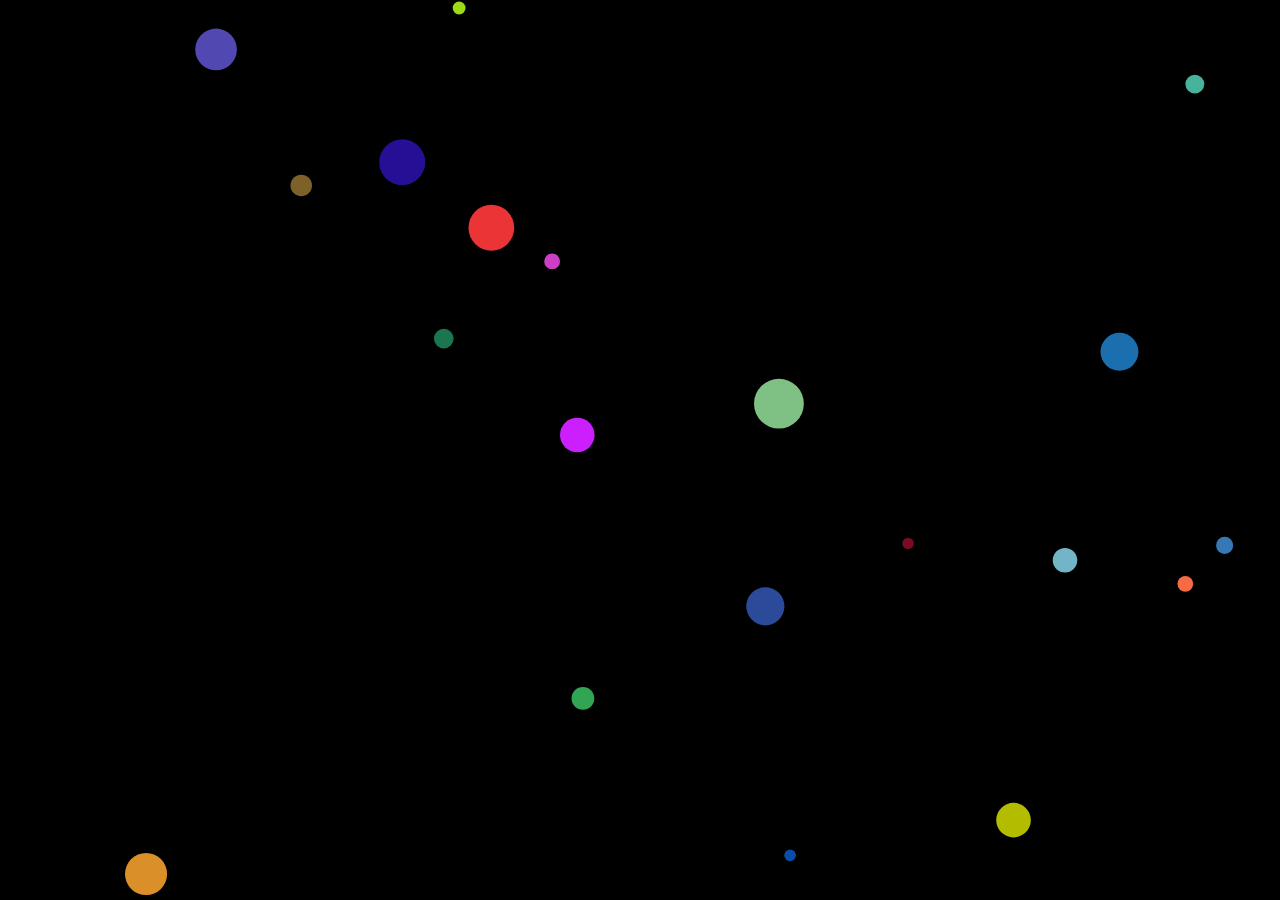
<file: billiard/index.html>
<!DOCTYPE html>
<html lang="en">
<head>
    <meta charset="UTF-8">
    <meta name="viewport" content="width=device-width, initial-scale=1.0">
    <title>Bouncing Balls</title>
    <link rel="stylesheet" href="styles.css">
</head>
<body>
    <canvas id="ballCanvas"></canvas>
    <script src="script.js"></script>
</body>
</html>
</file>
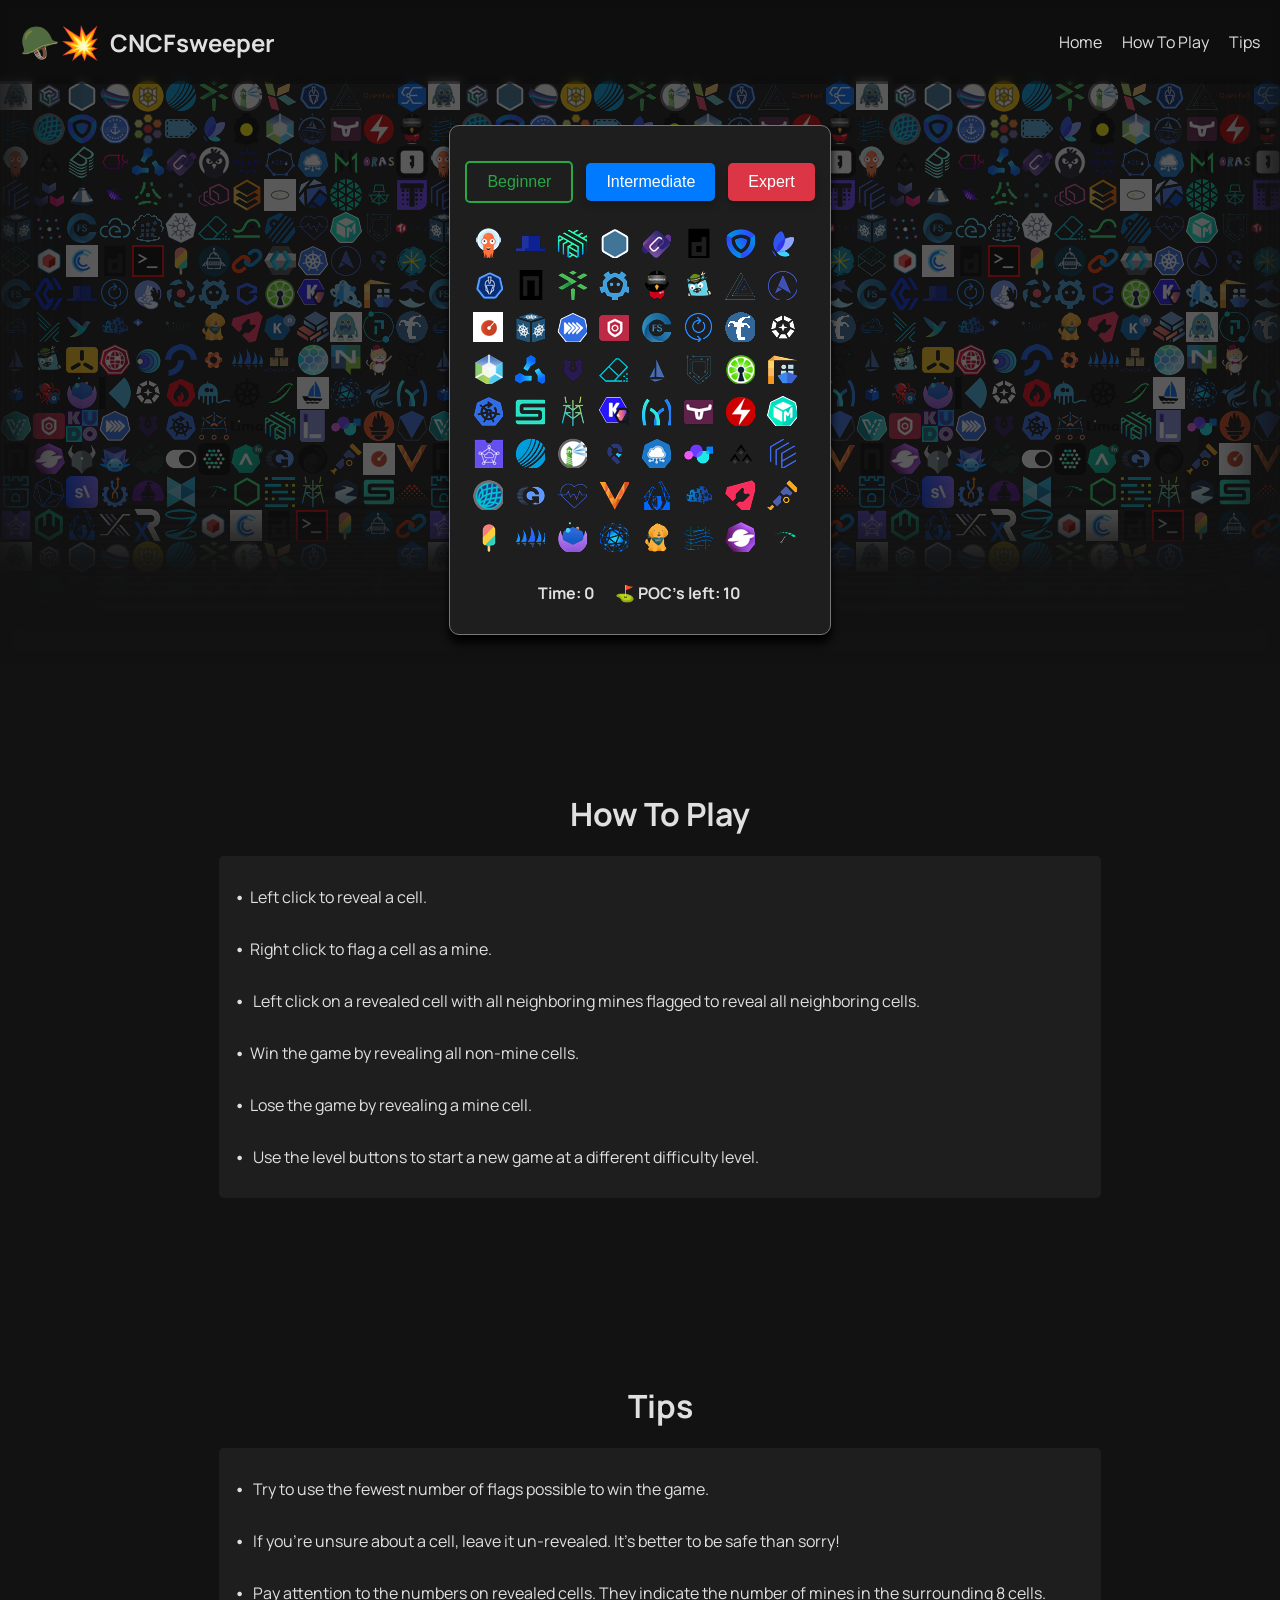
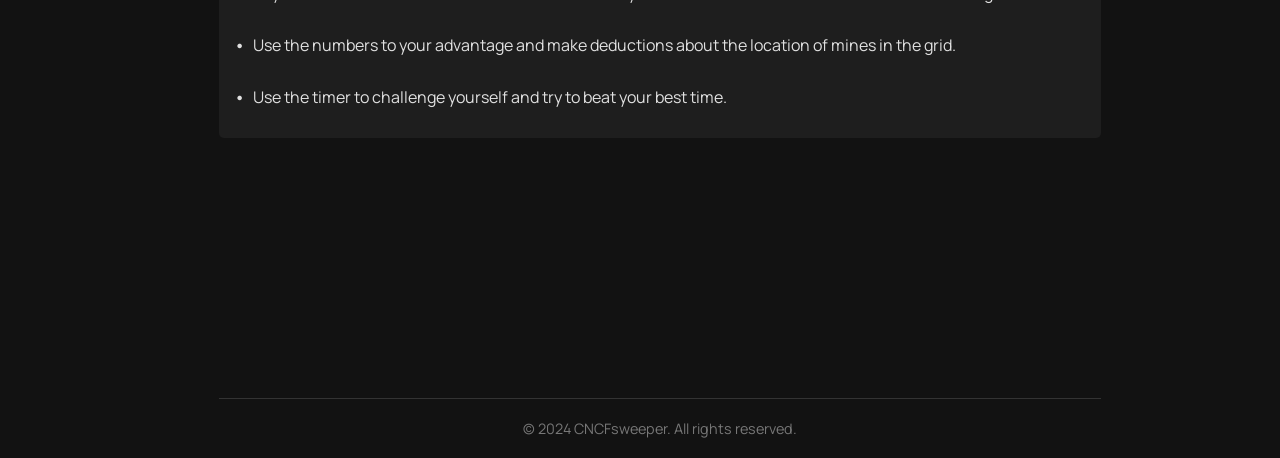
<file: minesweeper/index.html>
<!DOCTYPE html>
<html lang="en">
  <head>
    <meta charset="UTF-8" />
    <meta name="viewport" content="width=device-width, initial-scale=1.0" />
    <title>CNCFsweeper</title>
    <meta name="author" content="" />
    <meta
      name="viewport"
      content="user-scalable=no, width=device-width, initial-scale=1, maximum-scale=1, interactive-widget=resizes-content"
    />
    <meta name="mobile-web-app-capable" content="yes" />
    <meta name="color-scheme" content="light" />
    <!-- <link rel="manifest" href="/manifest.json" /> -->
    <!-- <link rel="icon" type="image/png" href="favicon.png" /> -->
    <link rel="stylesheet" href="index.css" />

    <!-- Open Graph Meta Tags -->
    <meta property="og:url" content="https://cncfsweeper.netlify.app" />
    <meta property="og:type" content="game" />
    <meta property="og:title" content="CNCFsweeper" />
    <meta
      property="og:description"
      content="Adopt cloud infrastructure and tool providers while avoiding costly mishaps! Challenge your skills in this unique tech-themed clicker!"
    />
    <meta
      property="og:image"
      content="https://cncfsweeper.netlify.app/screenshot.png"
    />
    <meta property="og:image:width" content="1920" />
    <meta property="og:image:height" content="885" />
    <meta
      property="og:image:alt"
      content="Preview image of CNCFsweeper gameplay."
    />

    <!-- Twitter Meta Tags -->
    <meta name="twitter:card" content="summary_large_image" />
    <meta property="twitter:domain" content="teedee.us" />
    <meta property="twitter:url" content="https://cncfsweeper.netlify.app" />
    <meta
      name="twitter:image"
      content="https://cncfsweeper.netlify.app/screenshot.png"
    />

    <!-- styles -->
    <link rel="stylesheet" href="index.css" />
    <link rel="stylesheet" href="icons.css" />
  </head>
  <body>
    <header>
      <div class="container">
        <div class="header-left">
          <!-- <svg
            xmlns="http://www.w3.org/2000/svg"
            viewBox="0 0 24 24"
            fill="none"
            stroke="currentColor"
            stroke-width="2"
            stroke-linecap="round"
            stroke-linejoin="round"
            class="feather feather-star"
          >
            <polygon
              points="12 2 15.09 8.26 22 9.27 17 14.14 18.18 21.02 12 17.77 5.82 21.02 7 14.14 2 9.27 8.91 8.26 12 2"
            ></polygon>
          </svg> -->
          <div class="logo">🪖💥</div>
          <h1>CNCFsweeper</h1>
        </div>
        <div class="hamburger" onclick="toggleMenu()">
          <div></div>
          <div></div>
          <div></div>
        </div>
        <nav id="nav-menu">
          <a href="#">Home</a>
          <a href="#howToPlay">How To Play</a>
          <a href="#tips">Tips</a>
          <!-- <a href="#section4">Contact</a> -->
        </nav>
      </div>
    </header>

    <div id="section1" class="">
      <div class="background"></div>
      <div class="game">
        <div id="button-container">
          <button id="beginner" class="success selected">Beginner</button>
          <button id="intermediate" class="primary">Intermediate</button>
          <button id="expert" class="danger">Expert</button>
        </div>

        <div id="grid" class="grid beginner">
          <!-- this is where the game grid will be generated -->
        </div>

        <div class="flex-row stats">
          <div>Time: <span id="timer">0</span></div>
          <div id="mines-left"></div>
        </div>
      </div>
    </div>

    <main>
      <div class="container">
        <section id="howToPlay" class="section">
          <h2>How To Play</h2>
          <div>
            <ul>
              <li>Left click to reveal a cell.</li>
              <li>Right click to flag a cell as a mine.</li>
              <li>
                Left click on a revealed cell with all neighboring mines flagged
                to reveal all neighboring cells.
              </li>
              <li>Win the game by revealing all non-mine cells.</li>
              <li>Lose the game by revealing a mine cell.</li>
              <li>
                Use the level buttons to start a new game at a different
                difficulty level.
              </li>
            </ul>
          </div>
        </section>

        <section id="tips" class="section">
          <h2>Tips</h2>
          <ul>
            <li>
              Try to use the fewest number of flags possible to win the game.
            </li>
            <li>
              If you're unsure about a cell, leave it un-revealed. It's better
              to be safe than sorry!
            </li>
            <li>
              Pay attention to the numbers on revealed cells. They indicate the
              number of mines in the surrounding 8 cells.
            </li>
            <li>
              Use the numbers to your advantage and make deductions about the
              location of mines in the grid.
            </li>
            <li>
              Use the timer to challenge yourself and try to beat your best
              time.
            </li>
          </ul>
        </section>

        <footer>&copy; 2024 CNCFsweeper. All rights reserved.</footer>
      </div>
    </main>

    <script>
      function toggleMenu() {
        const navMenu = document.getElementById("nav-menu");
        navMenu.classList.toggle("active");
      }
    </script>
    <script src="index.js"></script>
  </body>
</html>
</file>
<file: billiard/styles.css>
body, html {
    margin: 0;
    padding: 0;
    overflow: hidden;
}

canvas {
    display: block;
    background: #000; /* Black background for better visibility of balls */
}
</file>
<file: minesweeper/index.css>
@import url("https://fonts.googleapis.com/css2?family=Manrope:wght@200..800&display=swap");

body {
  font-family: "Manrope", Arial, sans-serif;
  font-optical-sizing: auto;
  font-style: normal;
  background-color: #121212;
  color: #e0e0e0;
  margin: 0;
  display: flex;
  flex-direction: column;
  align-items: center;
  justify-content: flex-start;
  min-height: 100vh;
  overflow-x: hidden;
}

.container {
  width: 100%;
  padding: 0 20px;
}

header {
  width: 100vw;
  display: flex;
  justify-content: space-between;
  align-items: center;
  padding: 20px 0;
  /* border-bottom: 1px solid #333; */
  position: fixed;
  top: 0;
  left: 0;
  background-color: #0003;
  z-index: 1000;
  backdrop-filter: blur(4px);
}

header .container {
  display: flex;
  justify-content: space-between;
  align-items: center;
}

.header-left {
  display: flex;
  align-items: center;
}

.header-left svg {
  width: 40px;
  height: 40px;
  margin-right: 10px;
}

.logo {
  font-size: 2em;
  margin-right: 10px;
}

header h1 {
  font-size: 1.5em;
  margin: 0;
}

.hamburger {
  display: none;
  flex-direction: column;
  cursor: pointer;
}

.hamburger div {
  width: 25px;
  height: 3px;
  background-color: #e0e0e0;
  margin: 4px 0;
}

nav {
  display: flex;
  gap: 20px;
}

nav a {
  color: #e0e0e0;
  text-decoration: none;
  font-size: 1em;
  transition: color 0.3s;
}

nav a:hover {
  color: #007bff;
}

.section {
  padding: 100px 0 60px;
  text-align: center;
  max-width: 90vw;
}

.section h2 {
  font-size: 2em;
  margin-bottom: 20px;
}

.section p {
  font-size: 1.2em;
  max-width: 800px;
  margin: 0 auto;
}

footer {
  padding: 20px 0;
  text-align: center;
  font-size: 0.9em;
  color: #777;
  border-top: 1px solid #333;
  margin-top: 200px;
}

@media (max-width: 768px) {
  .hamburger {
    display: flex;
  }

  nav {
    display: none;
    flex-direction: column;
    gap: 10px;
    background-color: #121212;
    position: absolute;
    top: 60px;
    right: 20px;
    padding: 20px;
    border: 1px solid #333;
    border-radius: 8px;
  }

  nav a {
    font-size: 1.2em;
  }

  nav.active {
    display: flex;
  }
}

/* lists */
ul {
  list-style: none;
  padding: 0;
  margin: 0;
  text-align: left;
  background: #1e1e1e;
  border-radius: 5px;
  padding-block: 10px;
}

ul li {
  margin: 10px 0;
  padding: 10px 15px;
}

ul li::before {
  content: "•";
  font-weight: bold;
  display: inline-block;
  width: 1em;
}

#section1 {
  width: 100vw;
  min-height: 60vh;
  position: relative;
  margin-top: 80px;
  display: flex;
  justify-content: center;
  padding-top: 5vh;
  box-shadow: inset 0 -115px 68px #121212, inset 0 -115px 68px #121212;
}
#section1 .background {
  position: absolute;
  top: 0;
  left: 0;
  width: 100%;
  height: 100%;
  background: url(icons.png);
  z-index: -1;
  opacity: 0.3;
}

/* game styles */
.game {
  background: #1e1e1e;
  width: fit-content;
  height: fit-content;
  padding: 10px;
  border-radius: 10px;
  display: flex;
  flex-direction: column;
  border: 1px solid #777;
  box-sizing: border-box;
  align-items: center;
  box-shadow: 0 8px 8px black;
}

#timer {
  font-weight: bold;
}

#button-container {
  text-align: center;
  margin-top: 20px;
}

button {
  background-color: var(--button-bg-color);
  color: var(--button-text-color);
  border: none;
  border-radius: 5px;
  padding: 10px 20px;
  font-size: 16px;
  cursor: pointer;
  transition: background-color 0.3s, box-shadow 0.3s, border 0.3s, color 0.3s;
  margin: 5px;
  box-shadow: 0 4px 8px var(--button-shadow-color);
}

button:hover {
  background-color: var(--button-hover-bg-color);
  box-shadow: 0 4px 8px var(--button-shadow-color);
}

button:active {
  background-color: var(--button-active-bg-color);
  box-shadow: 0 2px 4px var(--button-shadow-color);
}

button.selected {
  background-color: var(--button-selected-bg-color);
  color: var(--button-selected-text-color);
  border: 2px solid var(--button-selected-border-color);
  box-shadow: none;
}

.grid {
  display: grid;
  gap: 2px;
  margin-top: 20px;
  margin: auto;
}

.grid.beginner {
  grid-template-columns: repeat(9, 1fr);
}

.grid.intermediate {
  grid-template-columns: repeat(16, 1fr);
}

.grid.expert {
  grid-template-columns: repeat(30, 1fr);
}

/*
.grid div {
  width: 100%;
  padding-top: 100%;
  position: relative;
}
  */

.grid div span {
  position: absolute;
  top: 50%;
  left: 50%;
  transform: translate(-50%, -50%);
  font-size: 1.5em;
}

.info-section {
  margin-top: 20px;
}

.info-section h3 {
  margin-bottom: 5px;
}

.info-section ul {
  list-style-type: none;
  padding: 0;
}

.info-section li {
  margin-bottom: 5px;
}

:root {
  --button-bg-color: #007bff;
  --button-hover-bg-color: #0056b3;
  --button-active-bg-color: #004494;
  --button-text-color: white;
  --button-shadow-color: rgba(0, 0, 0, 0.2);
  --button-selected-bg-color: transparent;
  --button-selected-border-color: #007bff;
  --button-selected-text-color: #007bff;
}

button {
  background-color: var(--button-bg-color);
  color: var(--button-text-color);
  border: none;
  border-radius: 5px;
  padding: 10px 20px;
  font-size: 16px;
  cursor: pointer;
  transition: background-color 0.3s, box-shadow 0.3s, border 0.3s, color 0.3s;
  margin: 5px;
  box-shadow: 0 4px 8px var(--button-shadow-color);
}

button:hover {
  background-color: var(--button-hover-bg-color);
  box-shadow: 0 4px 8px var(--button-shadow-color);
}

button:active {
  background-color: var(--button-active-bg-color);
  box-shadow: 0 2px 4px var(--button-shadow-color);
}

button.selected {
  background-color: var(--button-selected-bg-color);
  color: var(--button-selected-text-color);
  border: 2px solid var(--button-selected-border-color);
  box-shadow: none;
}

#button-container {
  text-align: center;
  margin-top: 20px;
}

/* Example of different button colors */
button.primary {
  --button-bg-color: #007bff;
  --button-hover-bg-color: #0056b3;
  --button-active-bg-color: #004494;
  --button-selected-border-color: #007bff;
  --button-selected-text-color: #007bff;
}

button.secondary {
  --button-bg-color: #6c757d;
  --button-hover-bg-color: #5a6268;
  --button-active-bg-color: #545b62;
  --button-selected-border-color: #6c757d;
  --button-selected-text-color: #6c757d;
}

button.success {
  --button-bg-color: #28a745;
  --button-hover-bg-color: #218838;
  --button-active-bg-color: #1e7e34;
  --button-selected-border-color: #28a745;
  --button-selected-text-color: #28a745;
}

button.danger {
  --button-bg-color: #dc3545;
  --button-hover-bg-color: #c82333;
  --button-active-bg-color: #bd2130;
  --button-selected-border-color: #dc3545;
  --button-selected-text-color: #dc3545;
}

/* Media Queries for Responsiveness */
@media (max-width: 600px) {
  button {
    padding: 8px 16px;
    font-size: 14px;
  }

  .grid.beginner {
    grid-template-columns: repeat(9, 1fr);
  }

  .grid.intermediate {
    grid-template-columns: repeat(8, 1fr);
  }

  .grid.expert {
    grid-template-columns: repeat(10, 1fr);
  }
}

/* Existing media queries */
@media (max-width: 600px) {
  .grid td {
    width: 25px;
    height: 25px;
    font-size: 12px;
  }
}

/* utility classes */
.flex-row {
  display: flex;
  flex-direction: row;
  justify-content: center;
  align-items: center;
}

.flex-column {
  display: flex;
  flex-direction: column;
  justify-content: center;
  align-items: center;
}

.text-center {
  text-align: center;
}

.text-left {
  text-align: left;
}

.text-right {
  text-align: right;
}

.flex-column {
  display: flex;
  flex-direction: column;
  justify-content: center;
  align-items: center;
}

.text-center {
  text-align: center;
}

.text-left {
  text-align: left;
}

.text-right {
  text-align: right;
}

/* end utility classes */

.grid {
  display: grid;
  gap: 2px;
  margin: auto;
  margin-top: 20px;
}

.grid.beginner {
  grid-template-columns: repeat(8, 40px);
  grid-template-rows: repeat(8, 40px);
}
.grid.intermediate {
  grid-template-columns: repeat(16, 40px);
  grid-template-rows: repeat(16, 40px);
}
.grid.advanced {
  grid-template-columns: repeat(32, 30px);
  grid-template-rows: repeat(15, 30px);
}

.cell {
  display: flex;
  justify-content: center;
  align-items: center;
  font-size: 20px;
  user-select: none;
  width: 30px;
  height: 30px;
}

.hidden {
  background-image: none; /* Apply background image only to hidden cells */
  background-size: cover; /* Ensure the image covers the entire cell */
  background-color: rgb(236, 236, 236);
  background-position: center;
}

.revealed {
  background-color: white;
}

.revealed-mine {
  background-color: red;
}

.flagged {
  background-color: yellow;
}

.empty {
  background-color: white;
}

.stats {
  display: flex;
  justify-content: space-between;
  margin: 20px 0;
  gap: 20px;
  font-weight: 700;
}
#mines-left {
  text-align: center;
  /* margin-top: 10px; */
}

#beginner,
#intermediate,
#expert {
  display: inline-block;
}
</file>
<file: minesweeper/icons.css>
[class^="icon-"] {
  width: 32px;
  height: 32px;
}

.icon-3dmurk {
  background: url("icons.png") no-repeat -0px -0px;
}
.icon-aerakimesh-icon-color {
  background: url("icons.png") no-repeat -0px -33px;
}
.icon-akri-icon-color {
  background: url("icons.png") no-repeat -33px -0px;
}
.icon-antrea-icon-color {
  background: url("icons.png") no-repeat -33px -33px;
}
.icon-argo-icon-color {
  background: url("icons.png") no-repeat -0px -66px;
}
.icon-armada-icon-color {
  background: url("icons.png") no-repeat -33px -66px;
}
.icon-artifacthub-icon-color {
  background: url("icons.png") no-repeat -66px -0px;
}
.icon-athenz-icon-color {
  background: url("icons.png") no-repeat -66px -33px;
}
.icon-backstage-icon-color {
  background: url("icons.png") no-repeat -66px -66px;
}
.icon-bfe-icon-color {
  background: url("icons.png") no-repeat -0px -99px;
}
.icon-buildpacks-icon-color {
  background: url("icons.png") no-repeat -33px -99px;
}
.icon-capsule-icon-color {
  background: url("icons.png") no-repeat -66px -99px;
}
.icon-carvel-icon-color {
  background: url("icons.png") no-repeat -99px -0px;
}
.icon-cert-manager-icon-color {
  background: url("icons.png") no-repeat -99px -33px;
}
.icon-chaosblade-icon-color {
  background: url("icons.png") no-repeat -99px -66px;
}
.icon-carina-icon-color {
  background: url("icons.png") no-repeat -99px -99px;
}
.icon-cdk8s-icon-color {
  background: url("icons.png") no-repeat -0px -132px;
}
.icon-chaosmesh-icon-color {
  background: url("icons.png") no-repeat -33px -132px;
}
.icon-chubaofs-icon-color {
  background: url("icons.png") no-repeat -66px -132px;
}
.icon-cloudevents-icon-color {
  background: url("icons.png") no-repeat -99px -132px;
}
.icon-cloudcustodian-icon-color {
  background: url("icons.png") no-repeat -132px -0px;
}
.icon-cilium_icon-color {
  background: url("icons.png") no-repeat -132px -33px;
}
.icon-clusternet-icon-color {
  background: url("icons.png") no-repeat -132px -66px;
}
.icon-clusterpedia-icon-color {
  background: url("icons.png") no-repeat -132px -99px;
}
.icon-cncf-distribution-icon-color {
  background: url("icons.png") no-repeat -132px -132px;
}
.icon-cni-icon-color {
  background: url("icons.png") no-repeat -0px -165px;
}
.icon-confidential-containers-icon {
  background: url("icons.png") no-repeat -33px -165px;
}
.icon-connect-rpc-color {
  background: url("icons.png") no-repeat -66px -165px;
}
.icon-containerd-icon-color {
  background: url("icons.png") no-repeat -99px -165px;
}
.icon-containerssh-icon-dark {
  background: url("icons.png") no-repeat -132px -165px;
}
.icon-contour-icon-color {
  background: url("icons.png") no-repeat -165px -0px;
}
.icon-copa-icon-color {
  background: url("icons.png") no-repeat -165px -33px;
}
.icon-coredns-icon-color {
  background: url("icons.png") no-repeat -165px -66px;
}
.icon-cortex-icon-color {
  background: url("icons.png") no-repeat -165px -99px;
}
.icon-crio-icon-color {
  background: url("icons.png") no-repeat -165px -132px;
}
.icon-crossplane-icon-color {
  background: url("icons.png") no-repeat -165px -165px;
}
.icon-cubefs-icon-color {
  background: url("icons.png") no-repeat -0px -198px;
}
.icon-curve_icon_color {
  background: url("icons.png") no-repeat -33px -198px;
}
.icon-dapr-icon-color {
  background: url("icons.png") no-repeat -66px -198px;
}
.icon-devfile-icon-color {
  background: url("icons.png") no-repeat -99px -198px;
}
.icon-devstream-icon-color {
  background: url("icons.png") no-repeat -132px -198px;
}
.icon-dex-icon-color {
  background: url("icons.png") no-repeat -165px -198px;
}
.icon-dragonfly-icon-color {
  background: url("icons.png") no-repeat -198px -0px;
}
.icon-easegress-icon-color {
  background: url("icons.png") no-repeat -198px -33px;
}
.icon-emissary-ingress-icon-color {
  background: url("icons.png") no-repeat -198px -66px;
}
.icon-envoy-icon-color {
  background: url("icons.png") no-repeat -198px -99px;
}
.icon-eraser-icon-color {
  background: url("icons.png") no-repeat -198px -132px;
}
.icon-eso-icon-color {
  background: url("icons.png") no-repeat -198px -165px;
}
.icon-etcd-icon-color {
  background: url("icons.png") no-repeat -198px -198px;
}
.icon-fabedge-color {
  background: url("icons.png") no-repeat -0px -231px;
}
.icon-falco-icon-color {
  background: url("icons.png") no-repeat -33px -231px;
}
.icon-fluentbit-icon-color {
  background: url("icons.png") no-repeat -66px -231px;
}
.icon-fluid-icon-color {
  background: url("icons.png") no-repeat -99px -231px;
}
.icon-flux-horizontal-color {
  background: url("icons.png") no-repeat -132px -231px;
}
.icon-grpc-icon-color {
  background: url("icons.png") no-repeat -165px -231px;
}
.icon-grpc-pancake-color {
  background: url("icons.png") no-repeat -198px -231px;
}
.icon-harbor-icon-color {
  background: url("icons.png") no-repeat -231px -0px;
}
.icon-headlamp-icon-color {
  background: url("icons.png") no-repeat -231px -33px;
}
.icon-helm-icon-color {
  background: url("icons.png") no-repeat -231px -66px;
}
.icon-hexa-icon-color {
  background: url("icons.png") no-repeat -231px -99px;
}
.icon-hwameistor-icon-color {
  background: url("icons.png") no-repeat -231px -132px;
}
.icon-in-toto-icon-color {
  background: url("icons.png") no-repeat -231px -165px;
}
.icon-inclavare-icon-color {
  background: url("icons.png") no-repeat -231px -198px;
}
.icon-inspektor-gadget-icon-color {
  background: url("icons.png") no-repeat -231px -231px;
}
.icon-istio-icon-color {
  background: url("icons.png") no-repeat -0px -264px;
}
.icon-jaeger-icon-color {
  background: url("icons.png") no-repeat -33px -264px;
}
.icon-k3s-icon-color {
  background: url("icons.png") no-repeat -66px -264px;
}
.icon-k8gb-icon-color {
  background: url("icons.png") no-repeat -99px -264px;
}
.icon-k8sgpt-icon-color {
  background: url("icons.png") no-repeat -132px -264px;
}
.icon-k8up-icon-color {
  background: url("icons.png") no-repeat -165px -264px;
}
.icon-kairos-icon-color {
  background: url("icons.png") no-repeat -198px -264px;
}
.icon-karmada-icon-color {
  background: url("icons.png") no-repeat -231px -264px;
}
.icon-kcl-icon-color {
  background: url("icons.png") no-repeat -264px -0px;
}
.icon-kcp-icon-color {
  background: url("icons.png") no-repeat -264px -33px;
}
.icon-keda-icon-color {
  background: url("icons.png") no-repeat -264px -66px;
}
.icon-kepler-icon-color {
  background: url("icons.png") no-repeat -264px -99px;
}
.icon-keptn-icon-color {
  background: url("icons.png") no-repeat -264px -132px;
}
.icon-keycloak-icon-color {
  background: url("icons.png") no-repeat -264px -165px;
}
.icon-keylime-icon-color {
  background: url("icons.png") no-repeat -264px -198px;
}
.icon-knative-icon-color {
  background: url("icons.png") no-repeat -264px -231px;
}
.icon-konveyor-icon-color {
  background: url("icons.png") no-repeat -264px -264px;
}
.icon-koordinator-icon-color {
  background: url("icons.png") no-repeat -0px -297px;
}
.icon-krkn-icon-color {
  background: url("icons.png") no-repeat -33px -297px;
}
.icon-krustlet-icon-color {
  background: url("icons.png") no-repeat -66px -297px;
}
.icon-kuadrant-icon-color {
  background: url("icons.png") no-repeat -99px -297px;
}
.icon-kuasar-icon-white {
  background: url("icons.png") no-repeat -132px -297px;
}
.icon-kube-burner-icon-color {
  background: url("icons.png") no-repeat -165px -297px;
}
.icon-kube-ovn-icon-color {
  background: url("icons.png") no-repeat -198px -297px;
}
.icon-kube-rs-icon-black {
  background: url("icons.png") no-repeat -231px -297px;
}
.icon-kubean-icon-colordark {
  background: url("icons.png") no-repeat -264px -297px;
}
.icon-kubearmor-icon-color {
  background: url("icons.png") no-repeat -297px -0px;
}
.icon-kubedl-icon-color {
  background: url("icons.png") no-repeat -297px -33px;
}
.icon-kubeedge-icon-color {
  background: url("icons.png") no-repeat -297px -66px;
}
.icon-kubeflow-icon {
  background: url("icons.png") no-repeat -297px -99px;
}
.icon-kuberhealthy-icon-color {
  background: url("icons.png") no-repeat -297px -132px;
}
.icon-kubernetes-icon-color {
  background: url("icons.png") no-repeat -297px -165px;
}
.icon-kubescape-icon-color {
  background: url("icons.png") no-repeat -297px -198px;
}
.icon-kubeslice-icon-color {
  background: url("icons.png") no-repeat -297px -231px;
}
.icon-kubestellar-icon-color {
  background: url("icons.png") no-repeat -297px -264px;
}
.icon-kubevela-icon-color {
  background: url("icons.png") no-repeat -297px -297px;
}
.icon-kubevirt-icon-color {
  background: url("icons.png") no-repeat -0px -330px;
}
.icon-kubewarden-icon {
  background: url("icons.png") no-repeat -33px -330px;
}
.icon-kudo-icon-color {
  background: url("icons.png") no-repeat -66px -330px;
}
.icon-kueue-icon-color {
  background: url("icons.png") no-repeat -99px -330px;
}
.icon-kuma-icon-color {
  background: url("icons.png") no-repeat -132px -330px;
}
.icon-kured-icon-color {
  background: url("icons.png") no-repeat -165px -330px;
}
.icon-kyverno-icon-color {
  background: url("icons.png") no-repeat -198px -330px;
}
.icon-lima-horizontal-color {
  background: url("icons.png") no-repeat -231px -330px;
}
.icon-linkerd-icon-color {
  background: url("icons.png") no-repeat -264px -330px;
}
.icon-litmus-icon-color {
  background: url("icons.png") no-repeat -297px -330px;
}
.icon-logging-operator-icon-color {
  background: url("icons.png") no-repeat -330px -0px;
}
.icon-longhorn-icon-color {
  background: url("icons.png") no-repeat -330px -33px;
}
.icon-merbridge-icon-color {
  background: url("icons.png") no-repeat -330px -66px;
}
.icon-meshery-logo-light {
  background: url("icons.png") no-repeat -330px -99px;
}
.icon-metal3-icon-color {
  background: url("icons.png") no-repeat -330px -132px;
}
.icon-metallb-icon-color {
  background: url("icons.png") no-repeat -330px -165px;
}
.icon-microcks-icon-color {
  background: url("icons.png") no-repeat -330px -198px;
}
.icon-murk {
  background: url("icons.png") no-repeat -330px -231px;
}
.icon-nats-icon-color {
  background: url("icons.png") no-repeat -330px -264px;
}
.icon-networkservicemesh-icon-color-reversed {
  background: url("icons.png") no-repeat -330px -297px;
}
.icon-nocalhost-icon-color {
  background: url("icons.png") no-repeat -330px -330px;
}
.icon-notary-project-icon-color {
  background: url("icons.png") no-repeat -0px -363px;
}
.icon-ocm-icon-color {
  background: url("icons.png") no-repeat -33px -363px;
}
.icon-opa-icon-color {
  background: url("icons.png") no-repeat -66px -363px;
}
.icon-opcr-icon-color {
  background: url("icons.png") no-repeat -99px -363px;
}
.icon-opencost_icon_color {
  background: url("icons.png") no-repeat -132px -363px;
}
.icon-openfeature-icon-white {
  background: url("icons.png") no-repeat -165px -363px;
}
.icon-openfga-icon-color {
  background: url("icons.png") no-repeat -198px -363px;
}
.icon-openfunction-icon-color {
  background: url("icons.png") no-repeat -231px -363px;
}
.icon-opengitops-icon-color {
  background: url("icons.png") no-repeat -264px -363px;
}
.icon-openkruise-icon-black {
  background: url("icons.png") no-repeat -297px -363px;
}
.icon-opentelemetry-icon-color {
  background: url("icons.png") no-repeat -330px -363px;
}
.icon-openyurt-icon-color {
  background: url("icons.png") no-repeat -363px -0px;
}
.icon-operatorframework-icon-color {
  background: url("icons.png") no-repeat -363px -33px;
}
.icon-oras-horizontal-color {
  background: url("icons.png") no-repeat -363px -66px;
}
.icon-paralus-icon-color {
  background: url("icons.png") no-repeat -363px -99px;
}
.icon-parsec-icon-color {
  background: url("icons.png") no-repeat -363px -132px;
}
.icon-pipecd-icon-color {
  background: url("icons.png") no-repeat -363px -165px;
}
.icon-piraeus-icon-color {
  background: url("icons.png") no-repeat -363px -198px;
}
.icon-pixie-icon-color {
  background: url("icons.png") no-repeat -363px -231px;
}
.icon-porter-icon-color {
  background: url("icons.png") no-repeat -363px -264px;
}
.icon-pravega-icon-color {
  background: url("icons.png") no-repeat -363px -297px;
}
.icon-prometheus-icon-color {
  background: url("icons.png") no-repeat -363px -330px;
}
.icon-radius-icon-color {
  background: url("icons.png") no-repeat -363px -363px;
}
.icon-rook-icon-color {
  background: url("icons.png") no-repeat -0px -396px;
}
.icon-schemahero-icon-color {
  background: url("icons.png") no-repeat -33px -396px;
}
.icon-serverless-devs-icon-color {
  background: url("icons.png") no-repeat -66px -396px;
}
.icon-serverlessworkflow-icon-color {
  background: url("icons.png") no-repeat -99px -396px;
}
.icon-skooner-icon-color {
  background: url("icons.png") no-repeat -132px -396px;
}
.icon-slimtoolkit-icon-color {
  background: url("icons.png") no-repeat -165px -396px;
}
.icon-smp-light {
  background: url("icons.png") no-repeat -198px -396px;
}
.icon-spiderpool-icon-color {
  background: url("icons.png") no-repeat -231px -396px;
}
.icon-spiffe-icon-color {
  background: url("icons.png") no-repeat -264px -396px;
}
.icon-spire-icon-color {
  background: url("icons.png") no-repeat -297px -396px;
}
.icon-strimzi-icon-color {
  background: url("icons.png") no-repeat -330px -396px;
}
.icon-submariner-icon-color {
  background: url("icons.png") no-repeat -363px -396px;
}
.icon-superedge-icon-color {
  background: url("icons.png") no-repeat -396px -0px;
}
.icon-telepresence-icon-color {
  background: url("icons.png") no-repeat -396px -33px;
}
.icon-teller-icon-color {
  background: url("icons.png") no-repeat -396px -66px;
}
.icon-thanos-icon-color {
  background: url("icons.png") no-repeat -396px -99px;
}
.icon-tikv-icon-color {
  background: url("icons.png") no-repeat -396px -132px;
}
.icon-tinkerbell-icon-color-light {
  background: url("icons.png") no-repeat -396px -165px;
}
.icon-tremor-icon-color {
  background: url("icons.png") no-repeat -396px -198px;
}
.icon-trickster-icon-color {
  background: url("icons.png") no-repeat -396px -231px;
}
.icon-tuf-icon-color {
  background: url("icons.png") no-repeat -396px -264px;
}
.icon-vineyard-icon-color {
  background: url("icons.png") no-repeat -396px -297px;
}
.icon-virtualkubelet-icon-color {
  background: url("icons.png") no-repeat -396px -330px;
}
.icon-vitess-icon-color {
  background: url("icons.png") no-repeat -396px -363px;
}
.icon-volcano-icon-color {
  background: url("icons.png") no-repeat -396px -396px;
}
.icon-wasm-edge-runtime-icon-color {
  background: url("icons.png") no-repeat -0px -429px;
}
.icon-wasmcloud-icon-green {
  background: url("icons.png") no-repeat -33px -429px;
}
.icon-werf-icon-color {
  background: url("icons.png") no-repeat -66px -429px;
}
.icon-xline-icon-color {
  background: url("icons.png") no-repeat -99px -429px;
}
.icon-xregistry-icon-color-whitetext {
  background: url("icons.png") no-repeat -132px -429px;
}
.icon-zot-color-icon {
  background: url("icons.png") no-repeat -165px -429px;
}
</file>
